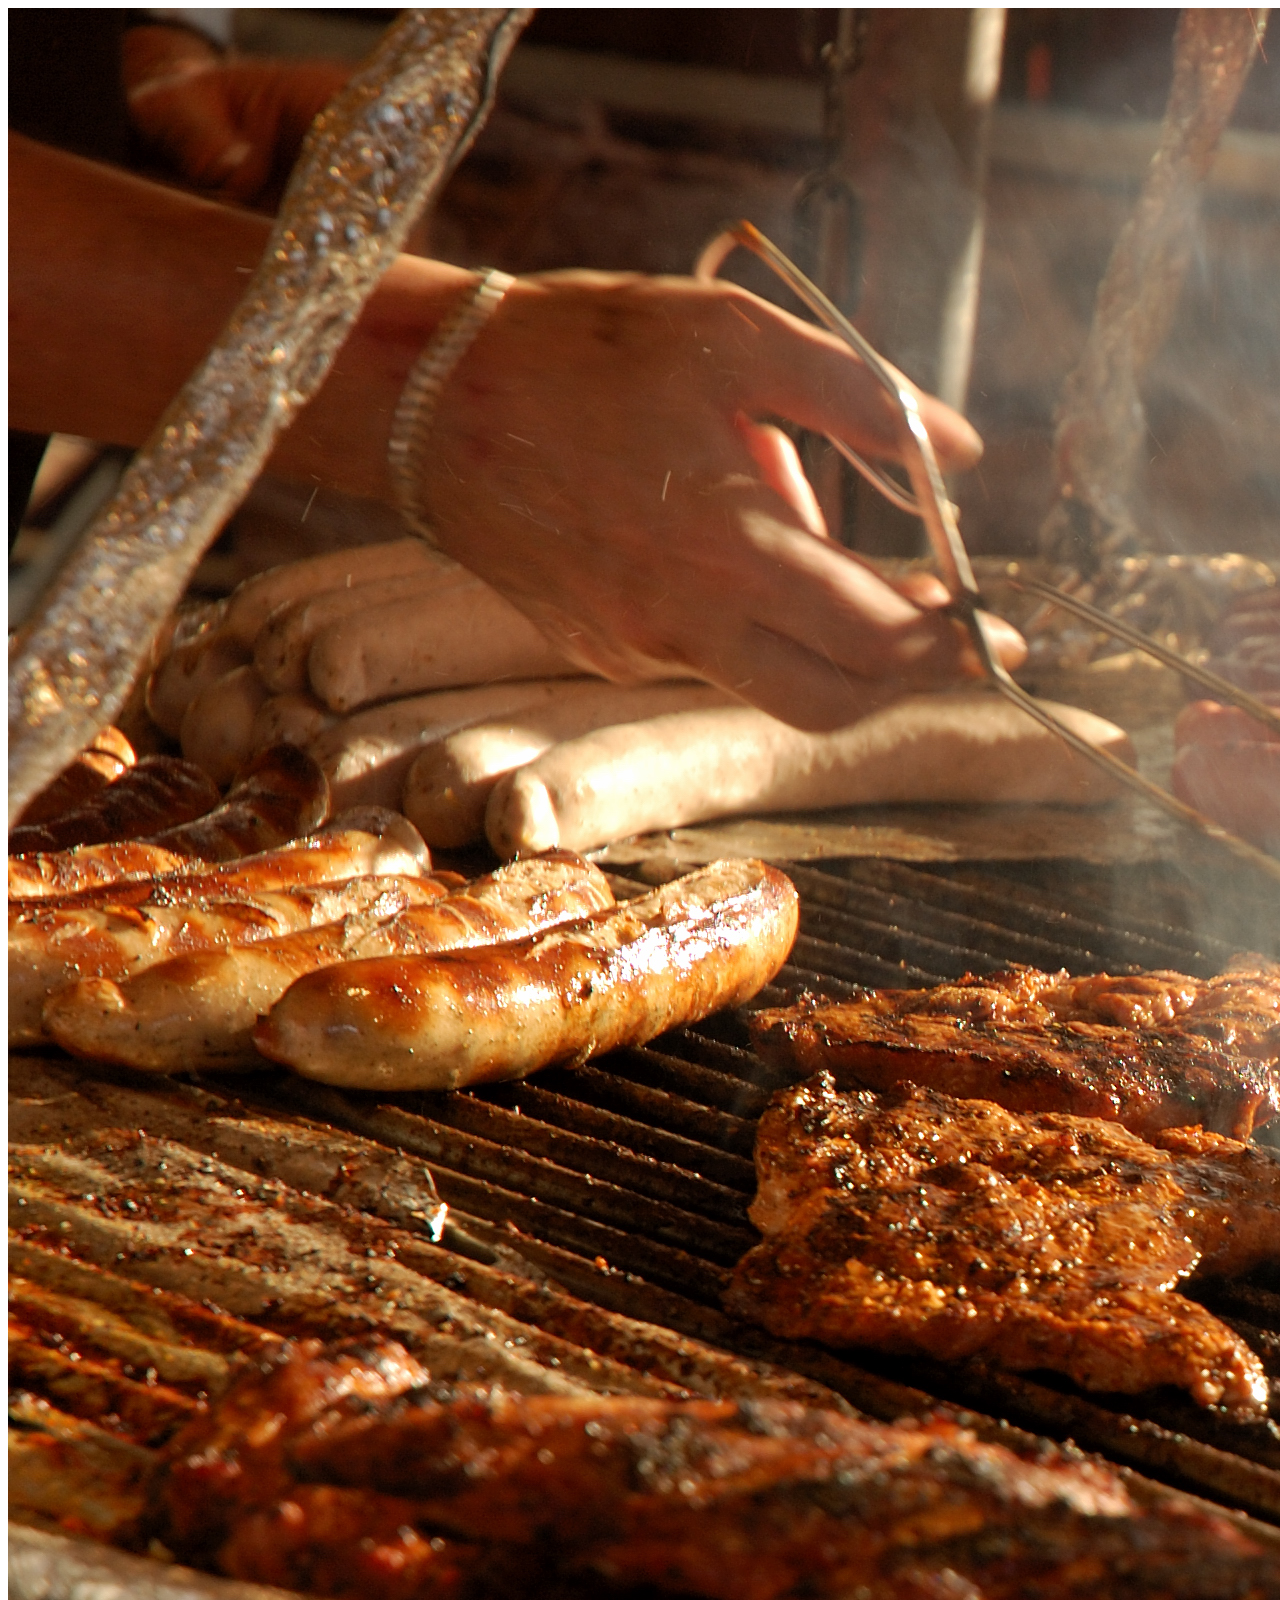
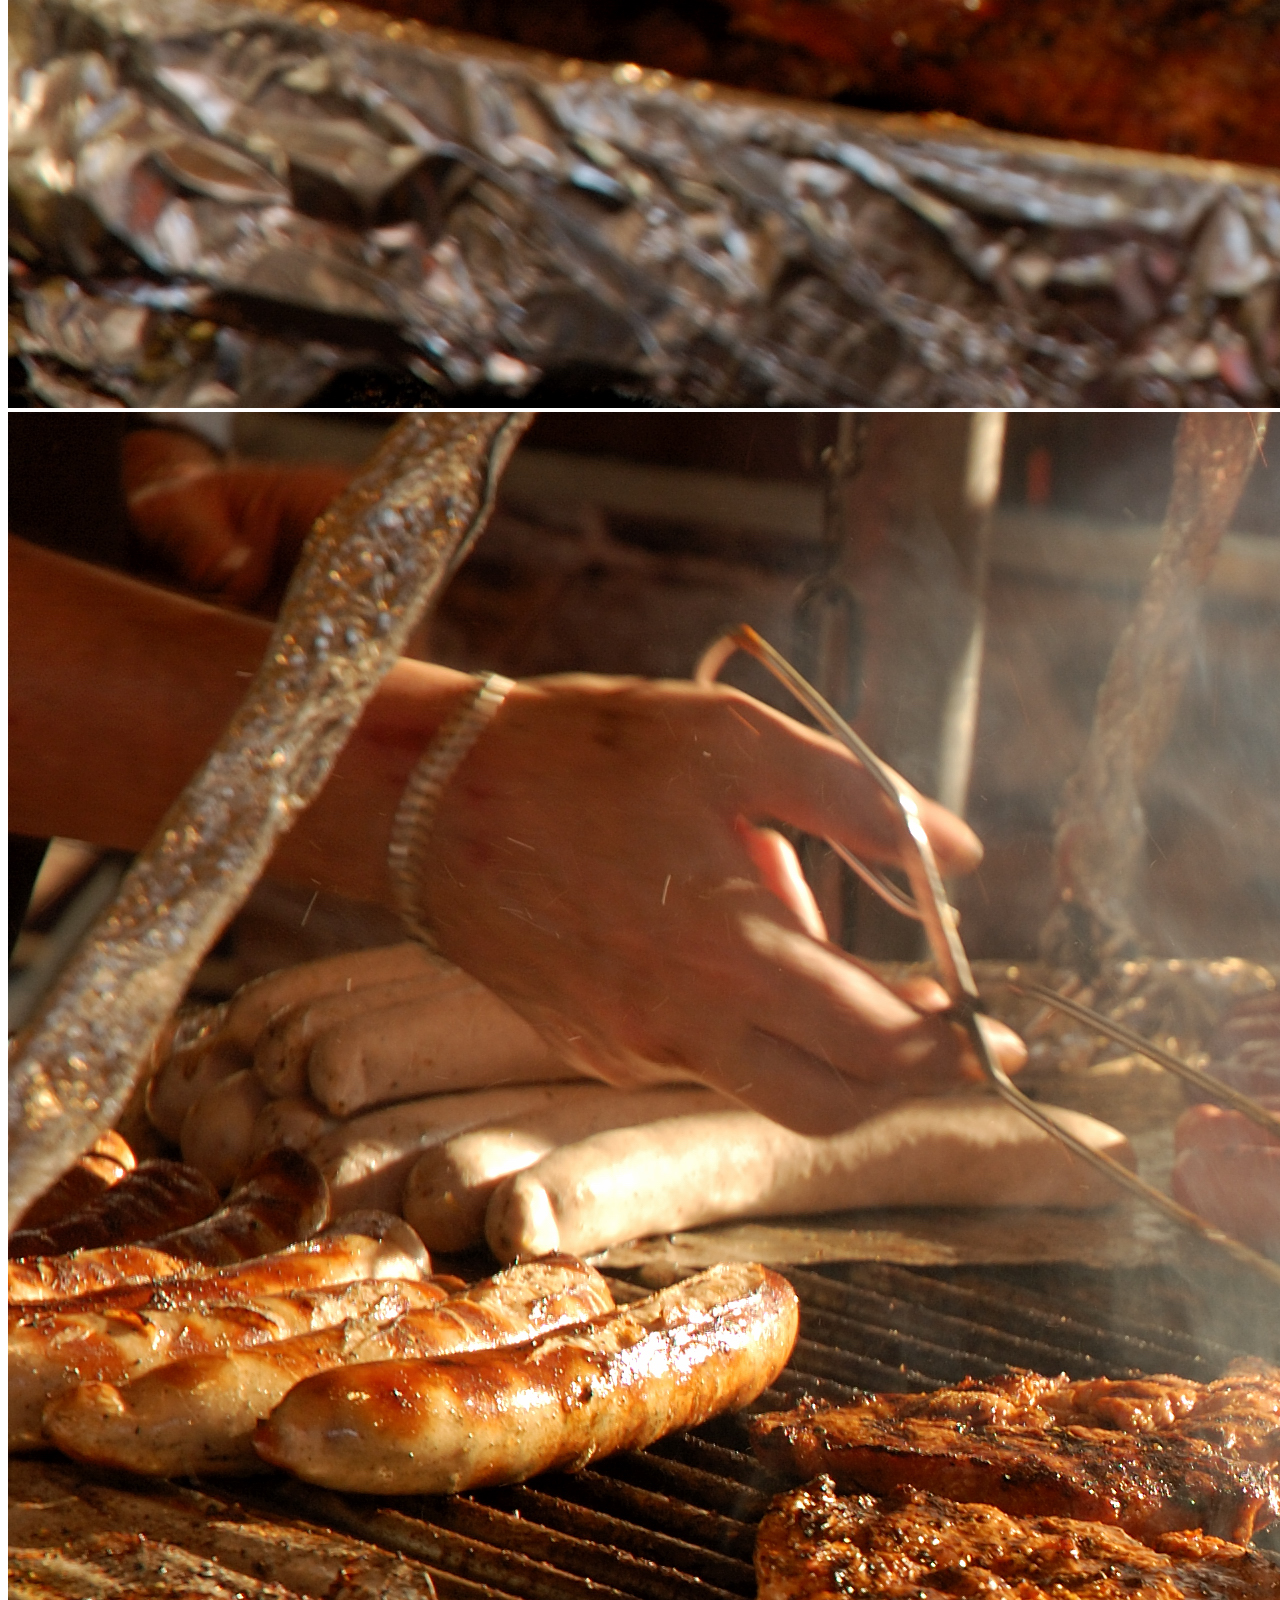
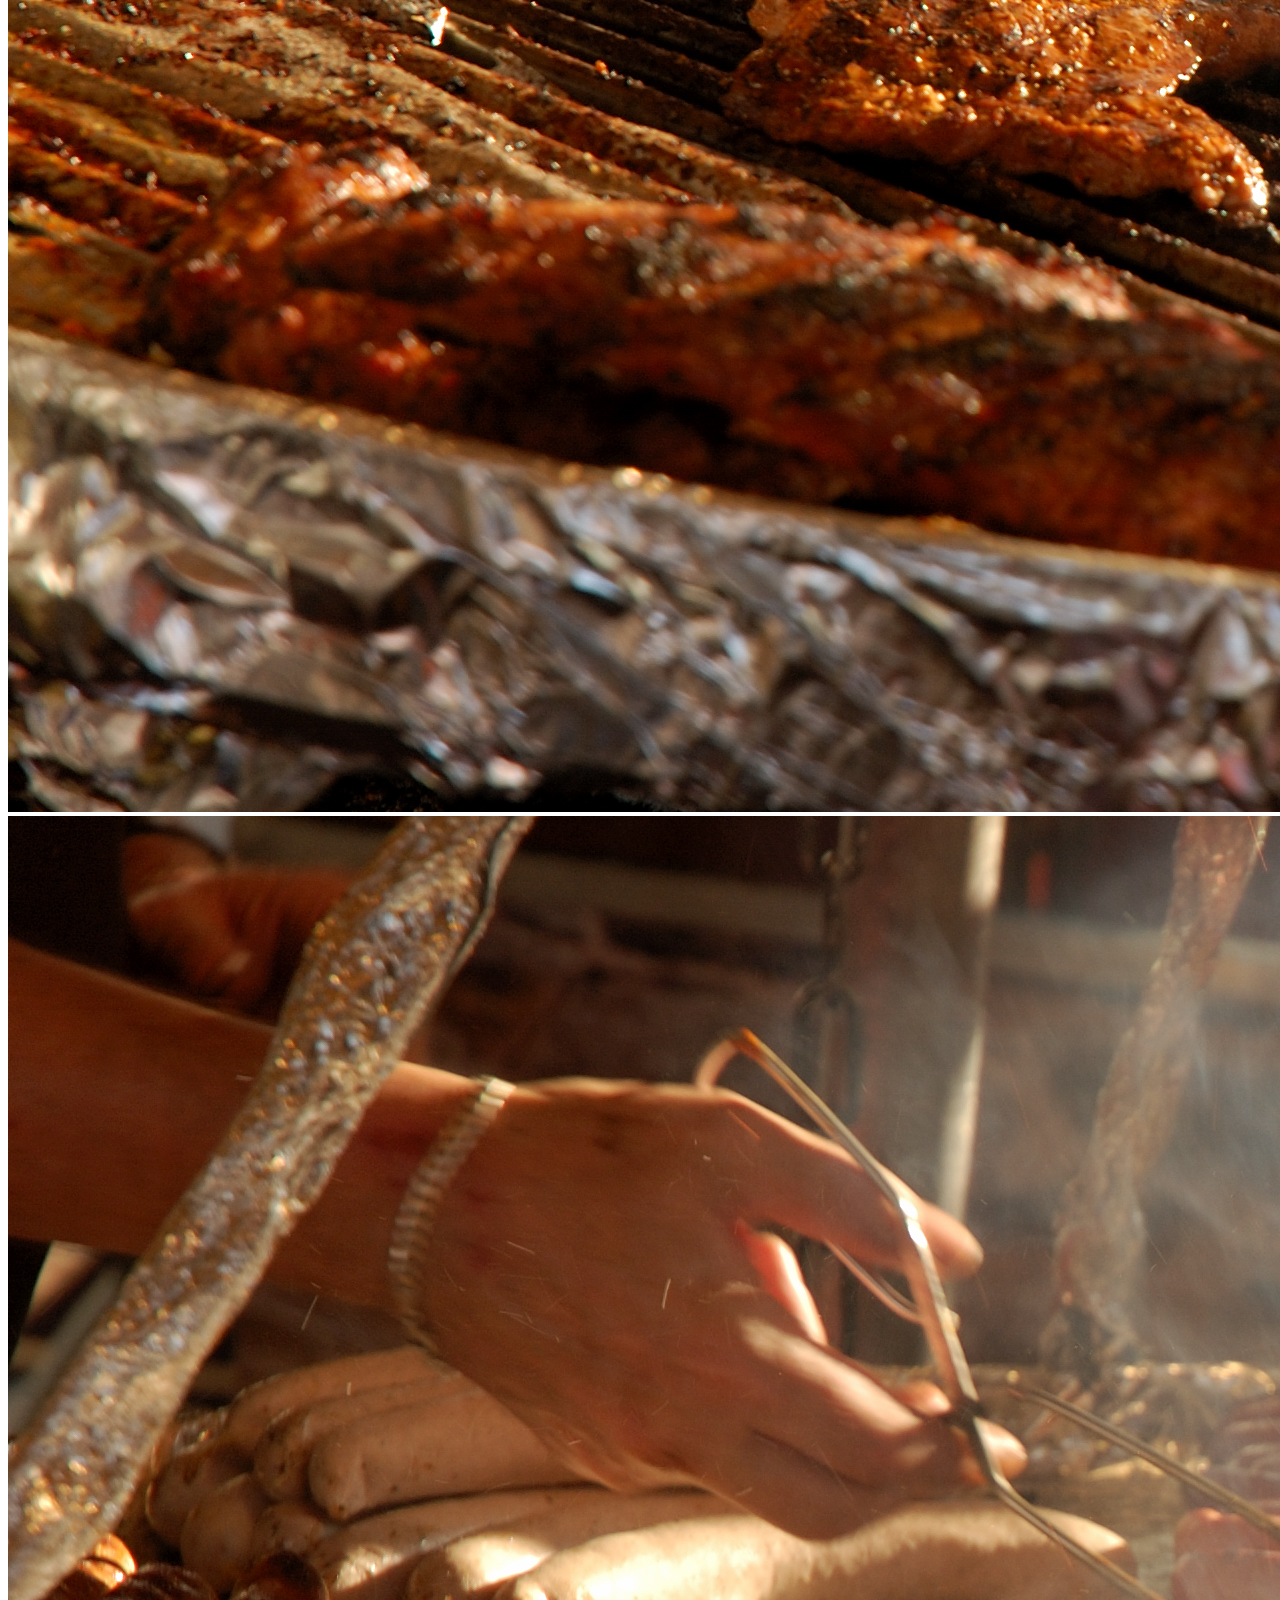
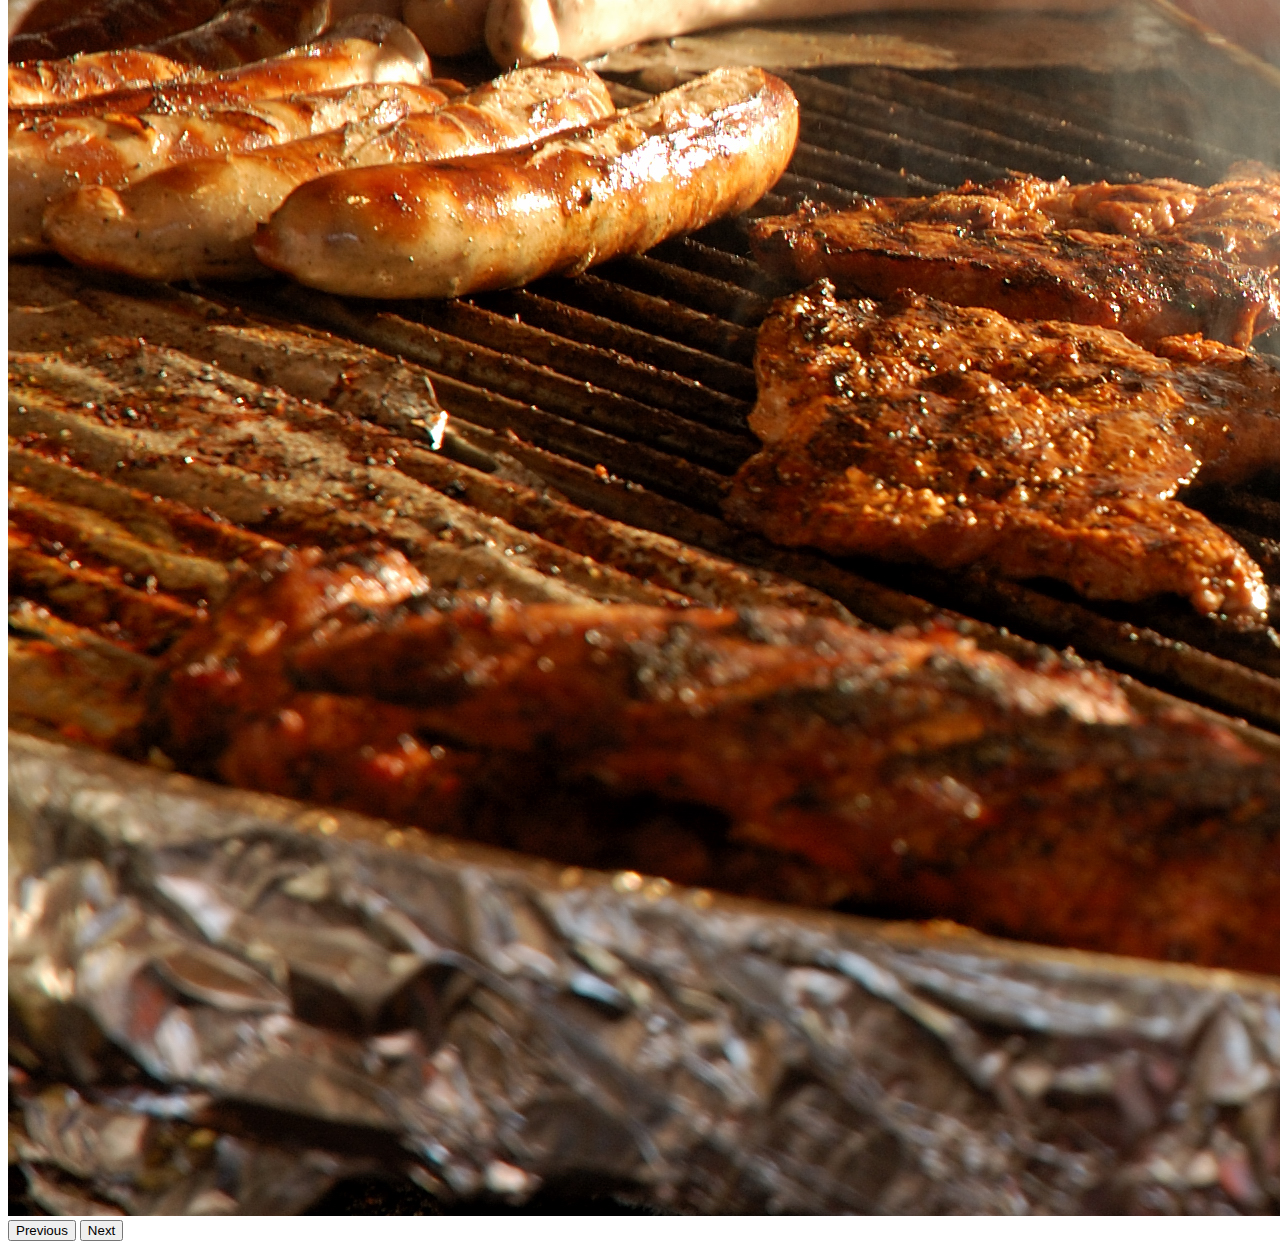
<file: test.html>
<!DOCTYPE html>
<html lang="en">
<head>
    <meta charset="UTF-8">
    <meta http-equiv="X-UA-Compatible" content="IE=edge">
    <meta name="viewport" content="width=device-width, initial-scale=1.0">
    <title>Document</title>
    <link href="https://cdn.jsdelivr.net/npm/bootstrap@5.2.3/dist/css/bootstrap.min.css" rel="stylesheet" integrity="sha384-rbsA2VBKQhggwzxH7pPCaAqO46MgnOM80zW1RWuH61DGLwZJEdK2Kadq2F9CUG65" crossorigin="anonymous">

</head>
<body>
    
<div class="container">
    <div class="row">
        <div class="col">
            <div id="carouselExampleControls" class="carousel slide" data-bs-ride="carousel">
                <div class="carousel-inner">
                  <div class="carousel-item active">
                    <img src="/img/COLOURBOX3633709.jpg" class="d-block w-100" alt="...">
                  </div>
                  <div class="carousel-item">
                    <img src="/img/COLOURBOX3633709.jpg" class="d-block w-100" alt="...">
                  </div>
                  <div class="carousel-item">
                    <img src="/img/COLOURBOX3633709.jpg" class="d-block w-100" alt="...">
                  </div>
                </div>
                <button class="carousel-control-prev" type="button" data-bs-target="#carouselExampleControls" data-bs-slide="prev">
                  <span class="carousel-control-prev-icon" aria-hidden="true"></span>
                  <span class="visually-hidden">Previous</span>
                </button>
                <button class="carousel-control-next" type="button" data-bs-target="#carouselExampleControls" data-bs-slide="next">
                  <span class="carousel-control-next-icon" aria-hidden="true"></span>
                  <span class="visually-hidden">Next</span>
                </button>
              </div>
        </div>
    </div>
    
    
<script src="https://cdn.jsdelivr.net/npm/bootstrap@5.2.3/dist/js/bootstrap.bundle.min.js" integrity="sha384-kenU1KFdBIe4zVF0s0G1M5b4hcpxyD9F7jL+jjXkk+Q2h455rYXK/7HAuoJl+0I4" crossorigin="anonymous"></script>

</body>
</html>
</file>
